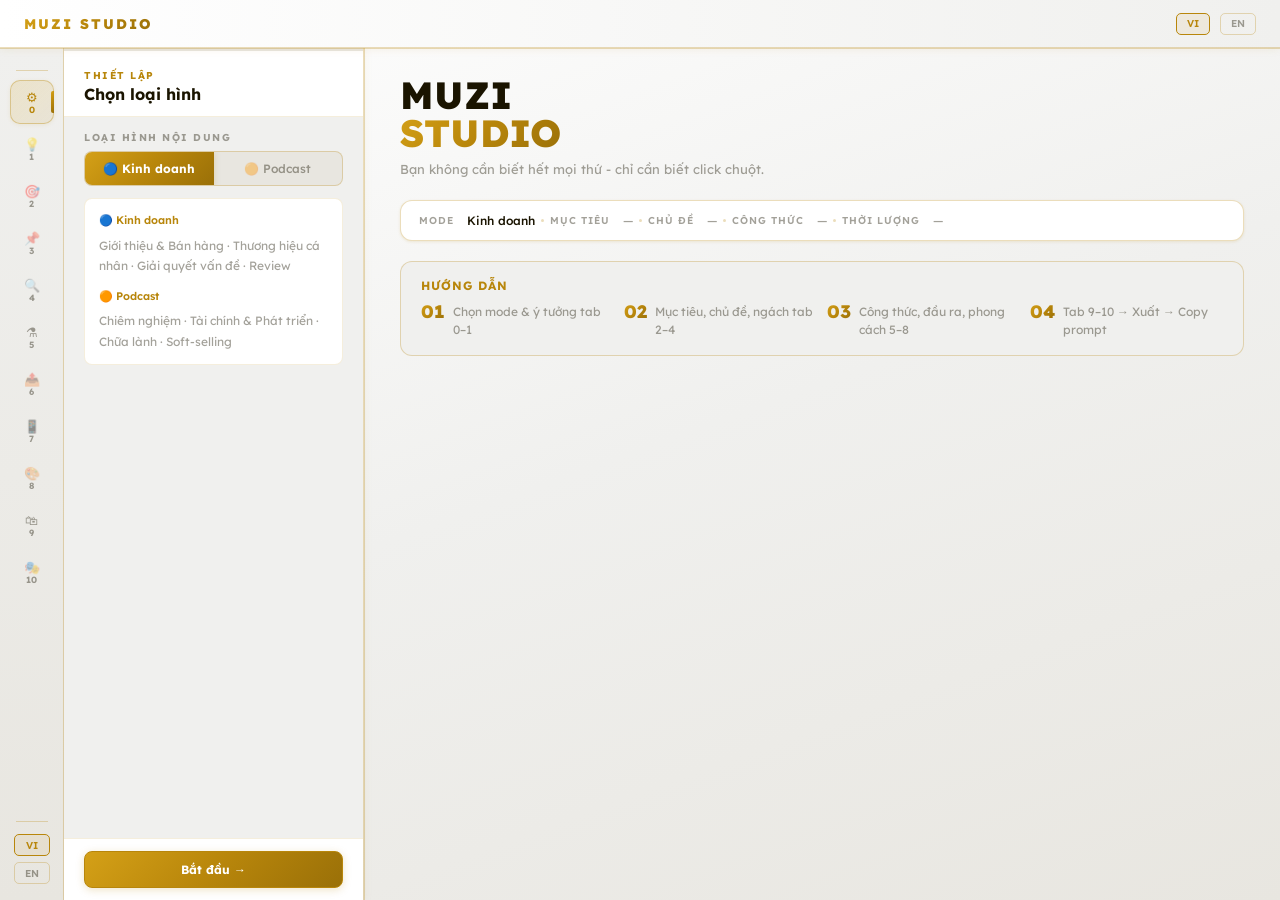
<file: index.html>
<!DOCTYPE html>
<html lang="vi">
<head>
<meta charset="UTF-8">
<meta name="viewport" content="width=device-width, initial-scale=1.0">
<title>MUZI STUDIO</title>
<link href="https://fonts.googleapis.com/css2?family=Lexend:wght@300;400;500;600;700;800&family=JetBrains+Mono:wght@400;600&display=swap" rel="stylesheet">
<link rel="stylesheet" href="style.css">
</head>
<body>

<!-- ===== APP ===== -->
<div class="app" id="app">

  <!-- TOP BAR -->
  <div class="top-bar" style="grid-column:1/-1">
    <div class="top-bar-left">
      <div class="top-bar-logo">MUZI STUDIO</div>
    </div>
    <div class="top-bar-right">
      <button class="lang-mini active" id="lang-vi" onclick="setLang('vi')" style="width:auto;padding:0 10px">VI</button>
      <button class="lang-mini" id="lang-en" onclick="setLang('en')" style="width:auto;padding:0 10px">EN</button>
    </div>
  </div>

  <!-- TAB RAIL -->
  <nav class="tab-rail">
    <div class="rail-divider"></div>
    <button class="tab-btn active" data-tab="0"  onclick="goTab(0)"  title="Thiết lập">           <span class="tab-ico">⚙</span><span class="tab-num">0</span></button>
    <button class="tab-btn"        data-tab="1"  onclick="goTab(1)"  title="Ý tưởng">             <span class="tab-ico">💡</span><span class="tab-num">1</span></button>
    <button class="tab-btn"        data-tab="2"  onclick="goTab(2)"  title="Mục tiêu">            <span class="tab-ico">🎯</span><span class="tab-num">2</span></button>
    <button class="tab-btn"        data-tab="3"  onclick="goTab(3)"  title="Chủ đề">              <span class="tab-ico">📌</span><span class="tab-num">3</span></button>
    <button class="tab-btn"        data-tab="4"  onclick="goTab(4)"  title="Ngách">               <span class="tab-ico">🔍</span><span class="tab-num">4</span></button>
    <button class="tab-btn"        data-tab="5"  onclick="goTab(5)"  title="Công thức">           <span class="tab-ico">⚗</span><span class="tab-num">5</span></button>
    <button class="tab-btn"        data-tab="6"  onclick="goTab(6)"  title="Đầu ra">              <span class="tab-ico">📤</span><span class="tab-num">6</span></button>
    <button class="tab-btn"        data-tab="7"  onclick="goTab(7)"  title="Nền tảng & Thời lượng"><span class="tab-ico">📱</span><span class="tab-num">7</span></button>
    <button class="tab-btn"        data-tab="8"  onclick="goTab(8)"  title="Phong cách">          <span class="tab-ico">🎨</span><span class="tab-num">8</span></button>
    <button class="tab-btn"        data-tab="9"  onclick="goTab(9)"  title="Sản phẩm">            <span class="tab-ico">🛍</span><span class="tab-num">9</span></button>
    <button class="tab-btn"        data-tab="10" onclick="goTab(10)" title="Mood & Màu sắc">      <span class="tab-ico">🎭</span><span class="tab-num">10</span></button>
    <div class="rail-bottom">
      <div class="rail-divider"></div>
      <button class="lang-mini active" id="lang-vi2" onclick="setLang('vi')">VI</button>
      <button class="lang-mini"        id="lang-en2" onclick="setLang('en')">EN</button>
    </div>
  </nav>

  <!-- STEP PANEL -->
  <div class="step-panel">
    <div class="progress-bar"><div class="progress-fill" id="progress-fill" style="width:0%"></div></div>

    <!-- PANE 0 — Thiết lập -->
    <div class="tab-pane active" id="pane-0">
      <div class="panel-header">
        <div class="panel-step-num">Thiết lập</div>
        <div class="panel-title">Chọn loại hình</div>
      </div>
      <div class="panel-body">
        <div>
          <div class="field-label">Loại hình nội dung</div>
          <div class="mode-toggle">
            <button class="mode-btn active" id="mode-biz" onclick="setMode('business')">🔵 Kinh doanh</button>
            <button class="mode-btn"        id="mode-pod" onclick="setMode('podcast')">🟠 Podcast</button>
          </div>
        </div>
        <div class="info-box">
          <div class="ib-title">🔵 Kinh doanh</div>Giới thiệu & Bán hàng · Thương hiệu cá nhân · Giải quyết vấn đề · Review
          <div class="ib-title" style="margin-top:10px">🟠 Podcast</div>Chiêm nghiệm · Tài chính & Phát triển · Chữa lành · Soft-selling
        </div>
      </div>
      <div class="panel-nav"><button class="nav-btn primary" onclick="goTab(1)">Bắt đầu →</button></div>
    </div>

    <!-- PANE 1 — Ý tưởng -->
    <div class="tab-pane" id="pane-1">
      <div class="panel-header"><div class="panel-step-num">Bước 1/10</div><div class="panel-title">Ý tưởng nội dung</div></div>
      <div class="panel-body">
        <div><div class="field-label">Mô tả ý tưởng</div><textarea id="txt-idea" rows="5" placeholder="VD: Làm video về chăm sóc da ban đêm cho chị em 25–35 tuổi..."></textarea></div>
        <div class="info-box"><div class="ib-title">💡 Gợi ý</div>Đối tượng là ai? · Vấn đề họ đang có? · Bạn muốn dẫn họ đến đâu?</div>
      </div>
      <div class="panel-nav"><button class="nav-btn" onclick="goTab(0)">← Lại</button><button class="nav-btn primary" onclick="goTab(2)">Tiếp →</button></div>
    </div>

    <!-- PANE 2 — Mục tiêu -->
    <div class="tab-pane" id="pane-2">
      <div class="panel-header"><div class="panel-step-num">Bước 2/10</div><div class="panel-title">Mục tiêu nội dung</div></div>
      <div class="panel-body">
        <div><div class="field-label">Mục tiêu chính</div>
          <div class="custom-select" id="cs-goal">
            <button class="cs-trigger" onclick="toggleCS('cs-goal')"><span class="cs-val placeholder" id="cs-goal-val">— Chọn mục tiêu —</span><span class="cs-arrow">▼</span></button>
            <div class="cs-dropdown" id="cs-goal-drop"></div>
          </div>
        </div>
        <div><div class="field-label">Chuyển đổi (chọn nhiều)</div><div class="multi-badges" id="badges-conversion"></div></div>
      </div>
      <div class="panel-nav"><button class="nav-btn" onclick="goTab(1)">← Lại</button><button class="nav-btn primary" onclick="goTab(3)">Tiếp →</button></div>
    </div>

    <!-- PANE 3 — Chủ đề -->
    <div class="tab-pane" id="pane-3">
      <div class="panel-header"><div class="panel-step-num">Bước 3/10</div><div class="panel-title">Chủ đề nội dung</div></div>
      <div class="panel-body">
        <div><div class="field-label">Chọn chủ đề</div>
          <div class="custom-select" id="cs-topic">
            <button class="cs-trigger" onclick="toggleCS('cs-topic')"><span class="cs-val placeholder" id="cs-topic-val">— Chọn chủ đề —</span><span class="cs-arrow">▼</span></button>
            <div class="cs-dropdown" id="cs-topic-drop"></div>
          </div>
        </div>
      </div>
      <div class="panel-nav"><button class="nav-btn" onclick="goTab(2)">← Lại</button><button class="nav-btn primary" onclick="goTab(4)">Tiếp →</button></div>
    </div>

    <!-- PANE 4 — Ngách -->
    <div class="tab-pane" id="pane-4">
      <div class="panel-header"><div class="panel-step-num">Bước 4/10</div><div class="panel-title">Ngách nội dung</div></div>
      <div class="panel-body">
        <div>
          <div class="niche-gen-bar">
            <div class="field-label" style="margin-bottom:0">Ngách từ chủ đề</div>
            <button class="niche-gen-btn" onclick="generateNichePrompt()">✦ Tạo ngách AI</button>
          </div>
          <div class="custom-select" id="cs-niche">
            <button class="cs-trigger" onclick="toggleCS('cs-niche')"><span class="cs-val placeholder" id="cs-niche-val">— Chọn chủ đề trước —</span><span class="cs-arrow">▼</span></button>
            <div class="cs-dropdown" id="cs-niche-drop"></div>
          </div>
        </div>
        <div class="niche-prompt-box" id="niche-prompt-box">
          <div class="niche-prompt-header">
            <span class="niche-prompt-title">📋 Prompt tạo ngách</span>
            <button class="action-btn" style="padding:3px 9px;font-size:11px" onclick="copyNichePrompt(this)">Copy</button>
          </div>
          <div class="prompt-text" id="niche-prompt-text" style="border-radius:0 0 8px 8px;max-height:130px;font-size:11px"></div>
        </div>
        <div><div class="niche-result-label">Hoặc dán kết quả AI vào đây:</div><textarea id="txt-niche-result" rows="3" placeholder="Dán kết quả ngách từ AI..."></textarea></div>
      </div>
      <div class="panel-nav"><button class="nav-btn" onclick="goTab(3)">← Lại</button><button class="nav-btn primary" onclick="goTab(5)">Tiếp →</button></div>
    </div>

    <!-- PANE 5 — Công thức -->
    <div class="tab-pane" id="pane-5">
      <div class="panel-header"><div class="panel-step-num">Bước 5/10</div><div class="panel-title">Công thức triển khai</div></div>
      <div class="panel-body">
        <div><div class="field-label">Chọn công thức</div>
          <div class="custom-select" id="cs-formula">
            <button class="cs-trigger" onclick="toggleCS('cs-formula')"><span class="cs-val placeholder" id="cs-formula-val">— Chọn công thức —</span><span class="cs-arrow">▼</span></button>
            <div class="cs-dropdown" id="cs-formula-drop"></div>
          </div>
        </div>
        <div class="hint-box" id="formula-hint"><div class="hint-title">Mô tả công thức</div><div class="hint-body">Chọn công thức để xem mô tả.</div></div>
      </div>
      <div class="panel-nav"><button class="nav-btn" onclick="goTab(4)">← Lại</button><button class="nav-btn primary" onclick="goTab(6)">Tiếp →</button></div>
    </div>

    <!-- PANE 6 — Đầu ra -->
    <div class="tab-pane" id="pane-6">
      <div class="panel-header">
        <div class="panel-step-num">Bước 6/10</div>
        <div class="panel-title">Định dạng đầu ra</div>
        <div class="panel-desc">Tuỳ chọn áp dụng cho Prompt ảnh & video AI</div>
      </div>
      <div class="panel-body">

        <!-- Loại đầu ra -->
        <div>
          <div class="field-label">Loại đầu ra (nhiều)</div>
          <div class="multi-badges" id="badges-output"></div>
        </div>

        <!-- Khung hình -->
        <div>
          <div class="field-label">🖼 Khung hình</div>
          <div class="multi-badges">
            <span class="mbadge sel-g" id="ar-9-16" onclick="selectAR(this,'9:16')">9:16 <span style="opacity:.55;font-size:10px">Dọc</span></span>
            <span class="mbadge"       id="ar-16-9" onclick="selectAR(this,'16:9')">16:9 <span style="opacity:.55;font-size:10px">Ngang</span></span>
            <span class="mbadge"       id="ar-1-1"  onclick="selectAR(this,'1:1')">1:1 <span style="opacity:.55;font-size:10px">Vuông</span></span>
            <span class="mbadge"       id="ar-4-5"  onclick="selectAR(this,'4:5')">4:5 <span style="opacity:.55;font-size:10px">Feed</span></span>
          </div>
        </div>

        <!-- Chất lượng -->
        <div>
          <div class="field-label">✨ Chất lượng render</div>
          <div class="multi-badges">
            <span class="mbadge"       id="q-hd"  onclick="selectQ(this,'HD')">HD</span>
            <span class="mbadge sel-g" id="q-4k"  onclick="selectQ(this,'4K')">4K</span>
            <span class="mbadge"       id="q-8k"  onclick="selectQ(this,'8K')">8K</span>
          </div>
        </div>

        <!-- Số lượng prompt -->
        <div>
          <div class="field-label" style="margin-bottom:10px">🔢 Số prompt ảnh / video xuất ra</div>
          <div style="display:flex;align-items:center;gap:10px;flex-wrap:wrap">
            <button onclick="changeQty(-1)" style="width:34px;height:34px;border-radius:8px;border:1px solid var(--border2);background:var(--pure-white);color:var(--text);font-size:18px;cursor:pointer;font-family:Lexend,sans-serif;line-height:1;transition:all .15s;flex-shrink:0" onmouseover="this.style.borderColor='var(--deep-gold)'" onmouseout="this.style.borderColor='var(--border2)'">−</button>
            <input id="qty-input" type="number" min="1" max="999" value="6"
              oninput="promptQty=Math.max(1,parseInt(this.value)||1);document.getElementById('qty-display').textContent=promptQty"
              style="width:64px;height:34px;border-radius:8px;border:1px solid var(--border2);background:var(--pure-white);color:var(--deep-gold);font-size:20px;font-weight:800;font-family:Lexend,sans-serif;text-align:center;outline:none;padding:0 4px;transition:border-color .18s"
              onfocus="this.style.borderColor='var(--deep-gold)'" onblur="this.style.borderColor='var(--border2)'">
            <span id="qty-display" style="display:none">6</span>
            <button onclick="changeQty(+1)" style="width:34px;height:34px;border-radius:8px;border:1px solid var(--border2);background:var(--pure-white);color:var(--text);font-size:18px;cursor:pointer;font-family:Lexend,sans-serif;line-height:1;transition:all .15s;flex-shrink:0" onmouseover="this.style.borderColor='var(--deep-gold)'" onmouseout="this.style.borderColor='var(--border2)'">＋</button>
            <span id="qty-unit" style="font-size:11px;color:var(--muted)">prompt</span>
          </div>
          <!-- Gợi ý nhanh theo thời lượng -->
          <div style="margin-top:10px;display:flex;flex-wrap:wrap;gap:6px" id="qty-presets">
            <span style="font-size:10px;color:var(--muted);width:100%;letter-spacing:.5px;text-transform:uppercase;font-weight:700;margin-bottom:2px">Gợi ý nhanh</span>
            <button onclick="setQty(6)"  style="padding:4px 10px;border-radius:999px;border:1px solid var(--border2);background:transparent;color:var(--muted);font-size:11px;font-family:Lexend,sans-serif;cursor:pointer;transition:all .15s" onmouseover="this.style.borderColor='var(--deep-gold)';this.style.color='var(--deep-gold)'" onmouseout="this.style.borderColor='var(--border2)';this.style.color='var(--muted)'">6 · Short</button>
            <button onclick="setQty(10)" style="padding:4px 10px;border-radius:999px;border:1px solid var(--border2);background:transparent;color:var(--muted);font-size:11px;font-family:Lexend,sans-serif;cursor:pointer;transition:all .15s" onmouseover="this.style.borderColor='var(--deep-gold)';this.style.color='var(--deep-gold)'" onmouseout="this.style.borderColor='var(--border2)';this.style.color='var(--muted)'">10 · 1 phút</button>
            <button onclick="setQty(16)" style="padding:4px 10px;border-radius:999px;border:1px solid var(--border2);background:transparent;color:var(--muted);font-size:11px;font-family:Lexend,sans-serif;cursor:pointer;transition:all .15s" onmouseover="this.style.borderColor='var(--deep-gold)';this.style.color='var(--deep-gold)'" onmouseout="this.style.borderColor='var(--border2)';this.style.color='var(--muted)'">16 · 3 phút</button>
            <button onclick="setQty(24)" style="padding:4px 10px;border-radius:999px;border:1px solid var(--border2);background:transparent;color:var(--muted);font-size:11px;font-family:Lexend,sans-serif;cursor:pointer;transition:all .15s" onmouseover="this.style.borderColor='var(--deep-gold)';this.style.color='var(--deep-gold)'" onmouseout="this.style.borderColor='var(--border2)';this.style.color='var(--muted)'">24 · 5 phút</button>
            <button onclick="setQty(40)" style="padding:4px 10px;border-radius:999px;border:1px solid var(--border2);background:transparent;color:var(--muted);font-size:11px;font-family:Lexend,sans-serif;cursor:pointer;transition:all .15s" onmouseover="this.style.borderColor='var(--deep-gold)';this.style.color='var(--deep-gold)'" onmouseout="this.style.borderColor='var(--border2)';this.style.color='var(--muted)'">40 · 10 phút</button>
            <button onclick="setQty(60)" style="padding:4px 10px;border-radius:999px;border:1px solid var(--border2);background:transparent;color:var(--muted);font-size:11px;font-family:Lexend,sans-serif;cursor:pointer;transition:all .15s" onmouseover="this.style.borderColor='var(--deep-gold)';this.style.color='var(--deep-gold)'" onmouseout="this.style.borderColor='var(--border2)';this.style.color='var(--muted)'">60 · 15 phút</button>
          </div>
          <div style="margin-top:8px;font-size:11px;color:var(--muted);line-height:1.6">
            Mỗi prompt = 1 cảnh bám sát kịch bản. Không giới hạn — nhập số tuỳ ý hoặc chọn gợi ý nhanh theo thời lượng video.
          </div>
        </div>

      </div>
      <div class="panel-nav"><button class="nav-btn" onclick="goTab(5)">← Lại</button><button class="nav-btn primary" onclick="goTab(7)">Tiếp →</button></div>
    </div>

    <!-- PANE 7 — Nền tảng & Thời lượng -->
    <div class="tab-pane" id="pane-7">
      <div class="panel-header"><div class="panel-step-num">Bước 7/10</div><div class="panel-title">Nền tảng & Thời lượng</div></div>
      <div class="panel-body">
        <div><div class="field-label">Nền tảng (nhiều)</div>
          <div class="multi-badges" id="badges-platform">
            <span class="mbadge" onclick="toggleBadge(this,'sel-g')">TikTok</span>
            <span class="mbadge" onclick="toggleBadge(this,'sel-g')">YouTube</span>
            <span class="mbadge" onclick="toggleBadge(this,'sel-g')">YouTube Shorts</span>
            <span class="mbadge" onclick="toggleBadge(this,'sel-g')">Spotify</span>
            <span class="mbadge" onclick="toggleBadge(this,'sel-g')">Instagram Reels</span>
            <span class="mbadge" onclick="toggleBadge(this,'sel-g')">Facebook</span>
          </div>
        </div>
        <div><div class="field-label">Độ dài mục tiêu</div>
          <div class="custom-select" id="cs-duration">
            <button class="cs-trigger" onclick="toggleCS('cs-duration')"><span class="cs-val placeholder" id="cs-duration-val">— Chọn thời lượng —</span><span class="cs-arrow">▼</span></button>
            <div class="cs-dropdown" id="cs-duration-drop"></div>
          </div>
        </div>
        <div class="hint-box" id="duration-hint" style="display:none">
          <div class="hint-title" id="dur-hint-title"></div>
          <div class="hint-body"  id="dur-hint-body"></div>
        </div>
      </div>
      <div class="panel-nav"><button class="nav-btn" onclick="goTab(6)">← Lại</button><button class="nav-btn primary" onclick="goTab(8)">Tiếp →</button></div>
    </div>

    <!-- PANE 8 — Phong cách -->
    <div class="tab-pane" id="pane-8">
      <div class="panel-header"><div class="panel-step-num">Bước 8/10</div><div class="panel-title">Phong cách video</div></div>
      <div class="panel-body">
        <div><div class="field-label">Phong cách</div>
          <div class="custom-select" id="cs-style">
            <button class="cs-trigger" onclick="toggleCS('cs-style')"><span class="cs-val placeholder" id="cs-style-val">— Chọn phong cách —</span><span class="cs-arrow">▼</span></button>
            <div class="cs-dropdown" id="cs-style-drop"></div>
          </div>
        </div>
        <div class="hint-box" id="style-hint"><div class="hint-title">Mô tả phong cách</div><div class="hint-body">Chọn phong cách để xem mô tả.</div></div>
      </div>
      <div class="panel-nav"><button class="nav-btn" onclick="goTab(7)">← Lại</button><button class="nav-btn primary" onclick="goTab(9)">Tiếp →</button></div>
    </div>

    <!-- PANE 9 — Sản phẩm -->
    <div class="tab-pane" id="pane-9">
      <div class="panel-header"><div class="panel-step-num">Bước 9/10</div><div class="panel-title">Sản phẩm & Thông tin</div></div>
      <div class="panel-body">
        <div><div class="field-label">Mô tả sản phẩm</div><textarea id="txt-extra" rows="4" placeholder="VD: Kem dưỡng da collagen Lumière, giá 350k..."></textarea></div>
        <div><div class="field-label">Yêu cầu đặc biệt</div><textarea id="txt-special" rows="3" placeholder="VD: Tránh nói về giá, tone nhẹ nhàng..."></textarea></div>
      </div>
      <div class="panel-nav"><button class="nav-btn" onclick="goTab(8)">← Lại</button><button class="nav-btn primary" onclick="goTab(10)">Tiếp →</button></div>
    </div>

    <!-- PANE 10 — Mood + Phong cách phụ (render động theo mode) -->
    <div class="tab-pane" id="pane-10">
      <div class="panel-header">
        <div class="panel-step-num">Bước 10/10</div>
        <div class="panel-title" id="pane10-title">Mood · Phong cách phụ · Màu sắc</div>
        <div class="panel-desc"  id="pane10-desc"></div>
      </div>
      <div class="panel-body">
        <div><div class="field-label" id="label-mood">🎭 Mood cảm xúc (chọn 1–2)</div><div class="multi-badges" id="badges-mood"></div></div>
        <div><div class="field-label" id="label-substyle">🎬 Phong cách phụ (nhiều)</div><div class="multi-badges" id="badges-substyle"></div></div>
        <div><div class="field-label">🎨 Tông màu cảm xúc (nhiều)</div><div class="multi-badges" id="badges-color"></div></div>
      </div>
      <div class="panel-nav"><button class="nav-btn" onclick="goTab(9)">← Lại</button></div>
      <button class="generate-btn" onclick="generatePrompts()">⚡ XUẤT PROMPT NGAY</button>
    </div>

  </div><!-- end step-panel -->

  <!-- MAIN -->
  <main class="main">
    <div>
      <div class="main-title">MUZI<br><em>STUDIO</em></div>
      <div class="main-sub">Bạn không cần biết hết mọi thứ - chỉ cần biết click chuột.</div>
    </div>
    <div class="summary-strip">
      <div class="sum-item"><span class="sum-label">Mode</span>&nbsp;<span class="sum-val" id="sum-mode">Kinh doanh</span></div>
      <div class="sum-dot"></div>
      <div class="sum-item"><span class="sum-label">Mục tiêu</span>&nbsp;<span id="sum-goal" class="sum-empty">—</span></div>
      <div class="sum-dot"></div>
      <div class="sum-item"><span class="sum-label">Chủ đề</span>&nbsp;<span id="sum-topic" class="sum-empty">—</span></div>
      <div class="sum-dot"></div>
      <div class="sum-item"><span class="sum-label">Công thức</span>&nbsp;<span id="sum-formula" class="sum-empty">—</span></div>
      <div class="sum-dot"></div>
      <div class="sum-item"><span class="sum-label">Thời lượng</span>&nbsp;<span id="sum-duration" class="sum-empty">—</span></div>
    </div>
    <div class="instruction-box">
      <h3>Hướng dẫn</h3>
      <div class="steps">
        <div class="step"><div class="step-n">01</div><div class="step-text">Chọn mode & ý tưởng tab 0–1</div></div>
        <div class="step"><div class="step-n">02</div><div class="step-text">Mục tiêu, chủ đề, ngách tab 2–4</div></div>
        <div class="step"><div class="step-n">03</div><div class="step-text">Công thức, đầu ra, phong cách 5–8</div></div>
        <div class="step"><div class="step-n">04</div><div class="step-text">Tab 9–10 → Xuất → Copy prompt</div></div>
      </div>
    </div>
    <div id="output-area" style="display:none">
      <div class="output-grid" id="output-grid"></div>
    </div>
  </main>

</div><!-- end app -->

<!-- MOBILE BOTTOM NAV -->
<nav class="mobile-bottom-nav" id="mobile-bottom-nav">
  <button class="tab-btn active" data-tab="0"  onclick="goTab(0)"  title="Thiết lập"><span class="tab-ico">⚙</span><span class="tab-num">0</span></button>
  <button class="tab-btn"        data-tab="1"  onclick="goTab(1)"  title="Ý tưởng"><span class="tab-ico">💡</span><span class="tab-num">1</span></button>
  <button class="tab-btn"        data-tab="2"  onclick="goTab(2)"  title="Mục tiêu"><span class="tab-ico">🎯</span><span class="tab-num">2</span></button>
  <button class="tab-btn"        data-tab="3"  onclick="goTab(3)"  title="Chủ đề"><span class="tab-ico">📌</span><span class="tab-num">3</span></button>
  <button class="tab-btn"        data-tab="4"  onclick="goTab(4)"  title="Ngách"><span class="tab-ico">🔍</span><span class="tab-num">4</span></button>
  <button class="tab-btn"        data-tab="5"  onclick="goTab(5)"  title="Công thức"><span class="tab-ico">⚗</span><span class="tab-num">5</span></button>
  <button class="tab-btn"        data-tab="6"  onclick="goTab(6)"  title="Đầu ra"><span class="tab-ico">📤</span><span class="tab-num">6</span></button>
  <button class="tab-btn"        data-tab="7"  onclick="goTab(7)"  title="Nền tảng"><span class="tab-ico">📱</span><span class="tab-num">7</span></button>
  <button class="tab-btn"        data-tab="8"  onclick="goTab(8)"  title="Phong cách"><span class="tab-ico">🎨</span><span class="tab-num">8</span></button>
  <button class="tab-btn"        data-tab="9"  onclick="goTab(9)"  title="Sản phẩm"><span class="tab-ico">🛍</span><span class="tab-num">9</span></button>
  <button class="tab-btn"        data-tab="10" onclick="goTab(10)" title="Mood"><span class="tab-ico">🎭</span><span class="tab-num">10</span></button>
</nav>

<!-- JS — thứ tự quan trọng: data trước, prompts sau, app cuối -->
<script src="data.js"></script>
<script src="prompts.js"></script>
<script src="app.js"></script>

</body>
</html>
</file>
<file: style.css>
/* ============================================================
   MUZI STUDIO — style.css
   Palette: Pure White · Light Grey · Metallic White · Deep Gold
   Muốn đổi màu: chỉ cần sửa 4 biến trong :root bên dưới
   ============================================================ */

:root {
  /* ── 4 màu chính ── */
  --pure-white:    #FFFFFF;
  --light-grey:    #F0F0EE;
  --metallic:      #E8E6E0;
  --deep-gold:     #B8860B;

  /* ── Derived — KHÔNG thêm màu mới ── */
  --bg:            var(--metallic);
  --bg2:           var(--light-grey);
  --bg3:           var(--metallic);
  --bg4:           var(--pure-white);
  --border:        rgba(184,134,11,0.14);
  --border2:       rgba(184,134,11,0.28);
  --accent:        var(--deep-gold);
  --accent2:       #9A7008;
  --accent3:       #A89060;
  --text:          #1A1400;
  --muted:         rgba(26,20,0,0.40);
  --muted2:        rgba(26,20,0,0.65);

  /* ── Gradients ── */
  --gold-grad:     linear-gradient(135deg, #D4A017 0%, #B8860B 50%, #9A7008 100%);
  --metallic-grad: linear-gradient(160deg, var(--pure-white) 0%, var(--light-grey) 50%, var(--metallic) 100%);
  --panel-grad:    linear-gradient(180deg, var(--pure-white) 0%, var(--light-grey) 100%);
  --topbar-grad:   linear-gradient(90deg,  var(--pure-white) 0%, var(--light-grey) 100%);
  --rail-grad:     linear-gradient(180deg, var(--light-grey) 0%, var(--metallic)   100%);
}

* { box-sizing: border-box; margin: 0; padding: 0; }
body { background: var(--metallic-grad); background-attachment: fixed; color: var(--text); font-family: 'Lexend', sans-serif; min-height: 100vh; }

/* ── APP LAYOUT ── */
.app { display: grid; grid-template-columns: 64px 300px 1fr; min-height: 100vh; position: relative; z-index: 1; }

/* ── TOP BAR ── */
.top-bar { grid-column: 1/-1; background: var(--topbar-grad); border-bottom: 1px solid var(--border2); padding: 0 24px; height: 48px; display: flex; align-items: center; justify-content: space-between; position: sticky; top: 0; z-index: 50; box-shadow: 0 1px 0 var(--border2), 0 2px 8px rgba(184,134,11,0.08); }
.top-bar-left { display: flex; align-items: center; gap: 12px; }
.top-bar-logo { font-size: 14px; font-weight: 800; background: var(--gold-grad); -webkit-background-clip: text; -webkit-text-fill-color: transparent; background-clip: text; letter-spacing: 2px; }
.top-bar-right { display: flex; align-items: center; gap: 10px; }

/* ── TAB RAIL ── */
.tab-rail { background: var(--rail-grad); border-right: 1px solid var(--border2); display: flex; flex-direction: column; align-items: center; padding: 16px 0; gap: 3px; position: sticky; top: 48px; height: calc(100vh - 48px); overflow-y: auto; }
.rail-divider { width: 32px; height: 1px; background: var(--border2); margin: 6px 0; }
.tab-btn { width: 44px; height: 44px; border-radius: 10px; border: 1px solid transparent; background: transparent; color: var(--muted); cursor: pointer; display: flex; flex-direction: column; align-items: center; justify-content: center; gap: 1px; transition: all .18s; position: relative; font-family: 'Lexend', sans-serif; }
.tab-btn:hover { background: rgba(184,134,11,.08); color: var(--text); border-color: var(--border2); }
.tab-btn.active { background: linear-gradient(135deg,rgba(212,160,23,.16) 0%,rgba(184,134,11,.10) 100%); color: var(--accent); border-color: rgba(184,134,11,.35); box-shadow: 0 1px 4px rgba(184,134,11,.10); }
.tab-btn .tab-num { font-size: 9px; font-weight: 700; line-height: 1; color: inherit; }
.tab-btn .tab-ico { font-size: 13px; line-height: 1; }
.tab-btn.active::after { content: ''; position: absolute; right: -1px; top: 50%; transform: translateY(-50%); width: 3px; height: 22px; background: var(--gold-grad); border-radius: 2px 0 0 2px; }
.rail-bottom { margin-top: auto; display: flex; flex-direction: column; align-items: center; gap: 6px; padding-top: 8px; }
.lang-mini { width: 36px; height: 22px; border-radius: 5px; border: 1px solid var(--border2); background: transparent; color: var(--muted); font-size: 10px; font-family: 'Lexend', sans-serif; cursor: pointer; transition: all .15s; font-weight: 600; }
.lang-mini.active { border-color: var(--deep-gold); color: var(--deep-gold); background: rgba(184,134,11,.08); }

/* ── STEP PANEL ── */
.step-panel { background: var(--panel-grad); border-right: 1px solid var(--border2); display: flex; flex-direction: column; position: sticky; top: 48px; height: calc(100vh - 48px); overflow: hidden; box-shadow: 1px 0 0 var(--border2), 2px 0 8px rgba(184,134,11,0.05); }
.tab-pane { display: none; flex-direction: column; height: 100%; overflow: hidden; }
.tab-pane.active { display: flex; }
.progress-bar { height: 3px; background: var(--metallic); flex-shrink: 0; }
.progress-fill { height: 100%; background: var(--gold-grad); border-radius: 1px; transition: width .3s; box-shadow: 0 0 8px rgba(184,134,11,0.40); }
.panel-header { padding: 18px 20px 12px; border-bottom: 1px solid var(--border); flex-shrink: 0; background: var(--pure-white); }
.panel-step-num { font-size: 10px; font-weight: 700; color: var(--deep-gold); letter-spacing: 1.5px; text-transform: uppercase; margin-bottom: 3px; }
.panel-title { font-size: 16px; font-weight: 700; color: var(--text); line-height: 1.2; }
.panel-desc { font-size: 12px; color: var(--muted); margin-top: 4px; line-height: 1.5; }
.panel-body { padding: 14px 20px; flex: 1; display: flex; flex-direction: column; gap: 12px; overflow-y: auto; background: var(--light-grey); }
.panel-body::-webkit-scrollbar { width: 3px; }
.panel-body::-webkit-scrollbar-thumb { background: var(--border2); }

/* ── MODE TOGGLE ── */
.mode-toggle { display: flex; border: 1px solid var(--border2); border-radius: 8px; overflow: hidden; background: var(--metallic); }
.mode-btn { flex: 1; padding: 9px 8px; background: transparent; border: none; color: var(--muted); font-family: 'Lexend', sans-serif; font-size: 12px; cursor: pointer; transition: all .18s; font-weight: 500; }
.mode-btn.active { background: var(--gold-grad); color: var(--pure-white); font-weight: 700; box-shadow: 0 1px 6px rgba(184,134,11,0.25); }

/* ── FIELD LABELS ── */
.field-label { font-size: 10px; font-weight: 700; letter-spacing: 1.5px; color: var(--muted); text-transform: uppercase; margin-bottom: 7px; }

/* ── CUSTOM SELECT ── */
.custom-select { position: relative; z-index: 10; }
.cs-trigger { width: 100%; padding: 10px 34px 10px 12px; background: var(--pure-white); border: 1px solid var(--border2); border-radius: 8px; color: var(--text); font-family: 'Lexend', sans-serif; font-size: 13px; cursor: pointer; text-align: left; transition: border-color .18s, box-shadow .18s; display: flex; align-items: center; justify-content: space-between; gap: 8px; box-shadow: 0 1px 2px rgba(184,134,11,0.06); }
.cs-trigger:hover { border-color: rgba(184,134,11,.40); }
.cs-trigger.open { border-color: var(--deep-gold); border-bottom-left-radius: 0; border-bottom-right-radius: 0; box-shadow: 0 0 0 3px rgba(184,134,11,0.10); }
.cs-arrow { font-size: 9px; color: var(--muted); transition: transform .2s; flex-shrink: 0; pointer-events: none; }
.cs-trigger.open .cs-arrow { transform: rotate(180deg); color: var(--deep-gold); }
.cs-val { flex: 1; white-space: nowrap; overflow: hidden; text-overflow: ellipsis; pointer-events: none; }
.cs-val.placeholder { color: var(--muted); }
.cs-dropdown { position: absolute; top: 100%; left: 0; right: 0; background: var(--pure-white); border: 1px solid rgba(184,134,11,.28); border-top: none; border-radius: 0 0 8px 8px; z-index: 200; max-height: 200px; overflow-y: auto; display: none; box-shadow: 0 8px 20px rgba(184,134,11,0.12); }
.cs-dropdown.open { display: block; }
.cs-dropdown::-webkit-scrollbar { width: 3px; }
.cs-dropdown::-webkit-scrollbar-thumb { background: var(--border2); }
.cs-option { padding: 9px 12px; font-size: 12.5px; color: var(--muted2); cursor: pointer; transition: all .12s; border-bottom: 1px solid var(--border); display: flex; align-items: center; gap: 8px; }
.cs-option:last-child { border-bottom: none; }
.cs-option:hover { background: rgba(184,134,11,.05); color: var(--text); }
.cs-option.selected { color: var(--deep-gold); background: rgba(184,134,11,.08); }
.cs-option::before { content: ''; width: 14px; flex-shrink: 0; font-size: 11px; color: var(--deep-gold); font-weight: 700; }
.cs-option.selected::before { content: '✓'; }

/* ── BADGES ── */
.multi-badges { display: flex; flex-wrap: wrap; gap: 5px; }
.mbadge { padding: 5px 11px; border-radius: 999px; font-size: 12px; font-weight: 500; cursor: pointer; transition: all .15s; border: 1px solid var(--border2); color: var(--muted); background: var(--pure-white); font-family: 'Lexend', sans-serif; }
.mbadge:hover { border-color: rgba(184,134,11,.40); color: var(--text); background: var(--light-grey); }
.mbadge.sel-y { border-color: var(--deep-gold); color: var(--deep-gold); background: rgba(184,134,11,.08); box-shadow: 0 0 0 2px rgba(184,134,11,.08); }
.mbadge.sel-g { border-color: var(--accent3); color: var(--accent3); background: rgba(168,144,96,.08); }
.mbadge.sel-r { border-color: var(--accent2); color: var(--accent2); background: rgba(154,112,8,.07); }

/* ── TEXTAREA ── */
textarea { width: 100%; padding: 10px 12px; background: var(--pure-white); border: 1px solid var(--border2); border-radius: 8px; color: var(--text); font-family: 'Lexend', sans-serif; font-size: 13px; outline: none; resize: vertical; line-height: 1.6; transition: border-color .2s, box-shadow .2s; }
textarea:focus { border-color: var(--deep-gold); box-shadow: 0 0 0 3px rgba(184,134,11,0.10); }
textarea::placeholder { color: var(--muted); }

/* ── NICHE GEN ── */
.niche-gen-bar { display: flex; align-items: center; justify-content: space-between; margin-bottom: 7px; }
.niche-gen-btn { padding: 4px 11px; border-radius: 999px; border: 1px solid var(--deep-gold); background: rgba(184,134,11,.06); color: var(--deep-gold); font-size: 11px; font-weight: 600; font-family: 'Lexend', sans-serif; cursor: pointer; transition: all .18s; }
.niche-gen-btn:hover { background: rgba(184,134,11,.14); }
.niche-result-label { font-size: 11px; color: var(--muted); margin-bottom: 5px; }
.niche-prompt-box { display: none; }
.niche-prompt-header { display: flex; align-items: center; justify-content: space-between; padding: 7px 12px; background: rgba(184,134,11,.05); border: 1px solid rgba(184,134,11,.18); border-radius: 8px 8px 0 0; border-bottom: none; }
.niche-prompt-title { font-size: 11px; color: var(--deep-gold); font-weight: 500; }

/* ── PANEL NAV ── */
.panel-nav { padding: 12px 20px; border-top: 1px solid var(--border); display: flex; gap: 8px; flex-shrink: 0; background: var(--pure-white); }
.nav-btn { flex: 1; padding: 10px; border-radius: 8px; border: 1px solid var(--border2); background: transparent; color: var(--muted2); font-family: 'Lexend', sans-serif; font-size: 12px; cursor: pointer; transition: all .18s; font-weight: 500; }
.nav-btn:hover { color: var(--text); background: var(--light-grey); border-color: var(--border2); }
.nav-btn.primary { background: var(--gold-grad); color: var(--pure-white); border-color: var(--deep-gold); font-weight: 700; box-shadow: 0 2px 8px rgba(184,134,11,0.22); }
.nav-btn.primary:hover { box-shadow: 0 3px 12px rgba(184,134,11,0.32); opacity: .95; }
.generate-btn { margin: 0 20px 16px; padding: 13px; background: var(--gold-grad); color: var(--pure-white); border: none; border-radius: 10px; font-family: 'Lexend', sans-serif; font-size: 14px; font-weight: 800; cursor: pointer; transition: all .2s; flex-shrink: 0; box-shadow: 0 3px 12px rgba(184,134,11,0.28), 0 1px 3px rgba(184,134,11,0.16); }
.generate-btn:hover { transform: translateY(-1px); box-shadow: 0 5px 18px rgba(184,134,11,0.36); }

/* ── HINT & INFO ── */
.hint-box { background: var(--pure-white); border: 1px solid var(--border); border-radius: 8px; padding: 11px 13px; }
.hint-title { font-size: 11px; font-weight: 600; color: var(--deep-gold); margin-bottom: 4px; }
.hint-body { font-size: 12px; color: var(--muted); line-height: 1.6; }
.info-box { background: var(--pure-white); border: 1px solid var(--border); border-radius: 8px; padding: 12px 14px; font-size: 12px; color: var(--muted); line-height: 1.7; }
.info-box .ib-title { font-size: 11px; color: var(--deep-gold); font-weight: 600; margin-bottom: 6px; }

/* ── MAIN AREA ── */
.main { padding: 28px 36px; display: flex; flex-direction: column; gap: 20px; overflow-y: auto; background: var(--metallic-grad); background-attachment: fixed; }
.main-title { font-size: 38px; font-weight: 800; line-height: 1; color: var(--text); }
.main-title em { background: var(--gold-grad); -webkit-background-clip: text; -webkit-text-fill-color: transparent; background-clip: text; font-style: normal; }
.main-sub { font-size: 13px; color: var(--muted); margin-top: 7px; line-height: 1.6; max-width: 400px; }

/* ── SUMMARY STRIP ── */
.summary-strip { background: var(--pure-white); border: 1px solid var(--border2); border-radius: 12px; padding: 12px 18px; display: flex; flex-wrap: wrap; gap: 6px; align-items: center; box-shadow: 0 1px 3px var(--border); }
.sum-item { display: flex; align-items: center; gap: 5px; font-size: 12px; }
.sum-label { color: var(--muted); font-size: 10px; font-weight: 600; text-transform: uppercase; letter-spacing: 1px; }
.sum-val { color: var(--text); font-weight: 500; }
.sum-empty { color: var(--muted); }
.sum-dot { width: 3px; height: 3px; border-radius: 50%; background: var(--border2); flex-shrink: 0; }

/* ── INSTRUCTION BOX ── */
.instruction-box { background: var(--light-grey); border: 1px solid var(--border2); border-radius: 12px; padding: 16px 20px; }
.instruction-box h3 { font-size: 12px; font-weight: 700; letter-spacing: 1px; color: var(--deep-gold); margin-bottom: 10px; text-transform: uppercase; }
.steps { display: grid; grid-template-columns: repeat(4,1fr); gap: 10px; }
.step { display: flex; gap: 8px; align-items: flex-start; }
.step-n { font-size: 18px; font-weight: 800; background: var(--gold-grad); -webkit-background-clip: text; -webkit-text-fill-color: transparent; background-clip: text; line-height: 1; flex-shrink: 0; }
.step-text { font-size: 12px; color: var(--muted); line-height: 1.5; }

/* ── OUTPUT CARDS ── */
.output-grid { display: grid; grid-template-columns: 1fr 1fr; gap: 13px; }
.output-card { background: var(--pure-white); border: 1px solid var(--border2); border-radius: 12px; padding: 17px 19px; transition: border-color .2s, box-shadow .2s; animation: fadeUp .35s ease both; box-shadow: 0 1px 3px var(--border); }
.output-card:hover { border-color: rgba(184,134,11,.32); box-shadow: 0 3px 12px rgba(184,134,11,.10); }
.output-card.full { grid-column: 1/-1; }
@keyframes fadeUp { from { opacity: 0; transform: translateY(10px); } to { opacity: 1; transform: translateY(0); } }
.card-type { font-size: 10px; letter-spacing: 1.5px; color: var(--deep-gold); font-weight: 600; text-transform: uppercase; margin-bottom: 8px; display: flex; align-items: center; gap: 6px; }
.card-type-icon { width: 20px; height: 20px; display: inline-flex; align-items: center; justify-content: center; background: rgba(184,134,11,.10); border-radius: 4px; font-size: 11px; }
.card-type.green { color: var(--accent3); }
.card-type.green .card-type-icon { background: rgba(168,144,96,.10); }
.card-type.red { color: var(--accent2); }
.card-type.red .card-type-icon { background: rgba(154,112,8,.08); }
.prompt-text { font-family: 'JetBrains Mono', monospace; font-size: 11.5px; line-height: 1.8; color: var(--text); background: var(--light-grey); border: 1px solid var(--border); border-radius: 8px; padding: 12px 14px; white-space: pre-wrap; word-break: break-word; max-height: 210px; overflow-y: auto; scrollbar-width: thin; }
.prompt-text::-webkit-scrollbar { width: 3px; }
.prompt-text::-webkit-scrollbar-thumb { background: var(--border2); }
.hl-yellow { color: var(--deep-gold); }
.hl-green { color: var(--accent3); }
.hl-red { color: var(--accent2); }
.card-actions { display: flex; gap: 7px; margin-top: 10px; }
.action-btn { padding: 6px 12px; border-radius: 6px; border: 1px solid var(--border2); background: transparent; color: var(--muted); font-size: 12px; cursor: pointer; transition: all .18s; font-family: 'Lexend', sans-serif; display: flex; align-items: center; gap: 4px; }
.action-btn:hover { border-color: var(--deep-gold); color: var(--deep-gold); background: rgba(184,134,11,.05); }
.action-btn.copied { border-color: var(--accent3); color: var(--accent3); }

/* ── RESPONSIVE ── */
@media(max-width:900px) {
  .app { grid-template-columns: 0 260px 1fr; }
  .tab-rail { display: none; }
  .main { padding: 20px; }
  .main-title { font-size: 28px; }
  .steps { grid-template-columns: repeat(2,1fr); }
  .output-grid { grid-template-columns: 1fr; }
  .output-card.full { grid-column: 1; }
}
@media(max-width:640px) {
  .app { display: flex; flex-direction: column; min-height: 100vh; padding-bottom: 60px; }
  .top-bar { padding: 0 14px; height: 48px; grid-column: unset; position: sticky; top: 0; z-index: 100; }
  .top-bar-logo { font-size: 12px; }
  .tab-rail { display: none; }
  .step-panel { position: relative; top: 0; height: auto; width: 100%; border-right: none; border-bottom: 1px solid var(--border); max-height: 70vh; overflow: hidden; display: flex; flex-direction: column; }
  .tab-pane { height: auto; max-height: calc(70vh - 48px); }
  .panel-body { padding: 12px 16px; overflow-y: auto; -webkit-overflow-scrolling: touch; }
  .panel-header { padding: 14px 16px 10px; }
  .panel-nav { padding: 10px 16px; }
  .generate-btn { margin: 0 16px 14px; padding: 12px; font-size: 13px; }
  .main { padding: 16px; gap: 14px; overflow-y: visible; }
  .main-title { font-size: 24px; }
  .main-sub { font-size: 12px; max-width: 100%; }
  .summary-strip { flex-wrap: nowrap; overflow-x: auto; -webkit-overflow-scrolling: touch; padding: 10px 14px; gap: 8px; scrollbar-width: none; }
  .summary-strip::-webkit-scrollbar { display: none; }
  .sum-dot, .sum-item { flex-shrink: 0; }
  .steps { grid-template-columns: 1fr; gap: 8px; }
  .output-grid { grid-template-columns: 1fr; gap: 10px; }
  .output-card.full { grid-column: 1; }
  .output-card { padding: 14px; }
  .multi-badges { flex-wrap: nowrap; overflow-x: auto; -webkit-overflow-scrolling: touch; padding-bottom: 4px; scrollbar-width: none; }
  .multi-badges::-webkit-scrollbar { display: none; }
  .mbadge { flex-shrink: 0; }
  .mobile-bottom-nav { display: flex; position: fixed; bottom: 0; left: 0; right: 0; background: var(--pure-white); border-top: 1px solid var(--border2); z-index: 200; padding: 6px 4px; gap: 2px; overflow-x: auto; scrollbar-width: none; -webkit-overflow-scrolling: touch; box-shadow: 0 -1px 0 var(--border2), 0 -2px 8px rgba(184,134,11,0.08); }
  .mobile-bottom-nav::-webkit-scrollbar { display: none; }
  .mobile-bottom-nav .tab-btn { flex-shrink: 0; width: 40px; height: 40px; border-radius: 8px; }
  .mobile-bottom-nav .tab-btn.active::after { display: none; }
}
.mobile-bottom-nav { display: none; }
@media(max-width:640px) { .mobile-bottom-nav { display: flex; } }
</file>
